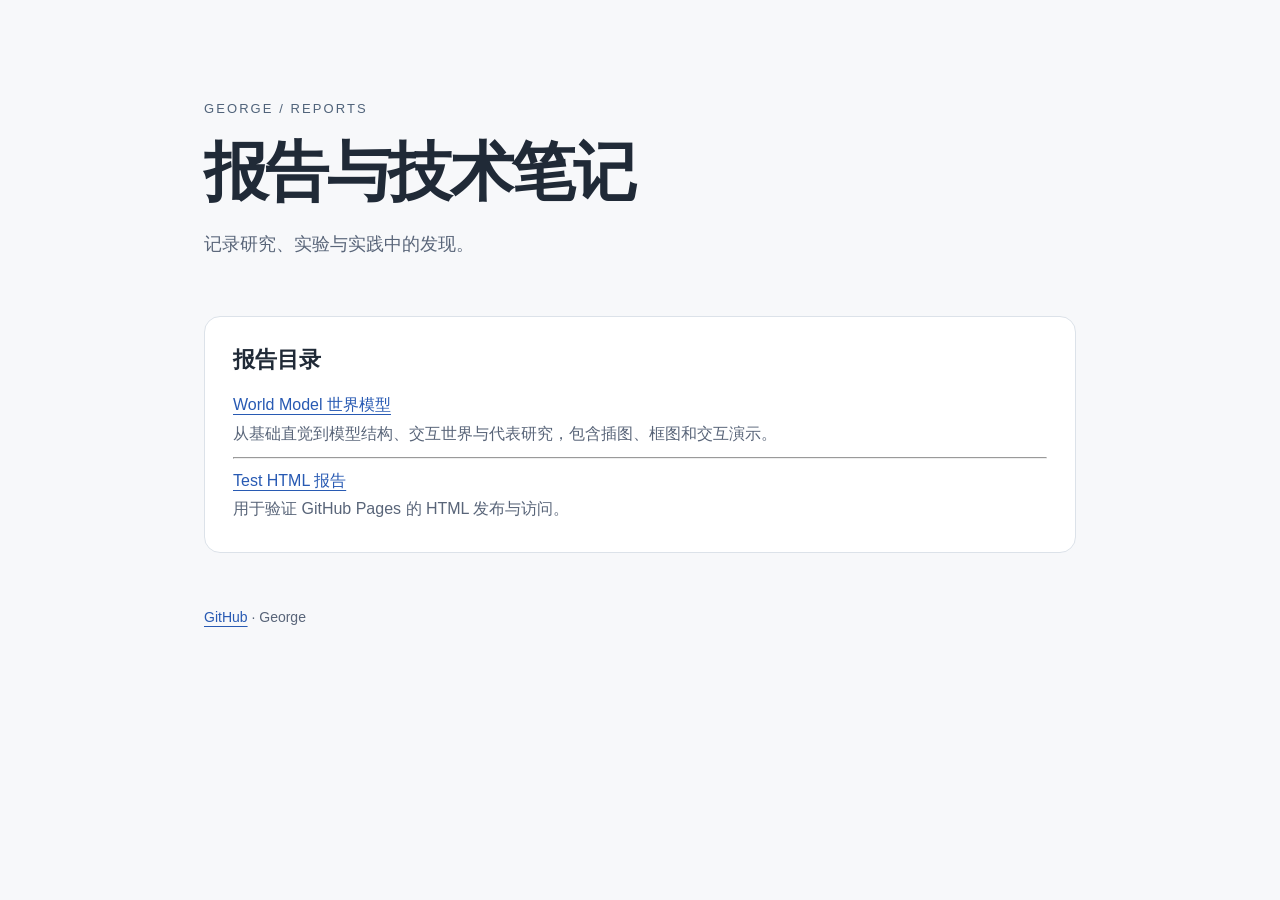
<file: index.html>
<!doctype html>
<html lang="zh-CN">
<head>
  <meta charset="utf-8">
  <meta name="viewport" content="width=device-width, initial-scale=1">
  <meta name="description" content="George 的报告与技术笔记。">
  <title>George · Reports</title>
  <style>
    :root { color-scheme: light dark; font-family: -apple-system, BlinkMacSystemFont, "Segoe UI", "PingFang SC", sans-serif; color: #202a37; background: #f7f8fa; }
    * { box-sizing: border-box; }
    body { margin: 0; }
    main { max-width: 920px; margin: 0 auto; padding: 88px 24px 48px; }
    .eyebrow { color: #50637a; font-size: 13px; letter-spacing: .16em; }
    h1 { margin: 20px 0 16px; font-size: clamp(36px, 7vw, 64px); letter-spacing: -.04em; line-height: 1.15; }
    .intro { max-width: 600px; color: #596579; font-size: 18px; line-height: 1.8; }
    section { margin-top: 56px; padding: 28px; border: 1px solid #dce2e9; border-radius: 16px; background: #fff; }
    h2 { margin: 0 0 16px; font-size: 22px; }
    section p { margin: 0; color: #596579; line-height: 1.8; }
    footer { margin-top: 56px; color: #596579; font-size: 14px; }
    a { color: #285ab3; text-underline-offset: 4px; }
    a:focus-visible { outline: 3px solid #285ab3; outline-offset: 5px; }
    @media (prefers-color-scheme: dark) {
      :root { color: #edf1f7; background: #111722; }
      section { background: #192230; border-color: #334155; }
      .eyebrow, .intro, section p, footer { color: #b3c0d2; }
      a { color: #99bcff; }
    }
    @media (max-width: 480px) { main { padding-top: 56px; } section { padding: 22px; } }
  </style>
</head>
<body>
  <main>
    <header>
      <p class="eyebrow">GEORGE / REPORTS</p>
      <h1>报告与技术笔记</h1>
      <p class="intro">记录研究、实验与实践中的发现。</p>
    </header>
    <section aria-labelledby="reports-title">
      <h2 id="reports-title">报告目录</h2>
      <p><a href="reports/world-model/">World Model 世界模型</a></p>
      <p>从基础直觉到模型结构、交互世界与代表研究，包含插图、框图和交互演示。</p>
      <hr>
      <p><a href="reports/test/">Test HTML 报告</a></p>
      <p>用于验证 GitHub Pages 的 HTML 发布与访问。</p>
    </section>
    <footer><a href="https://github.com/georgeliu95">GitHub</a> · George</footer>
  </main>
</body>
</html>
</file>
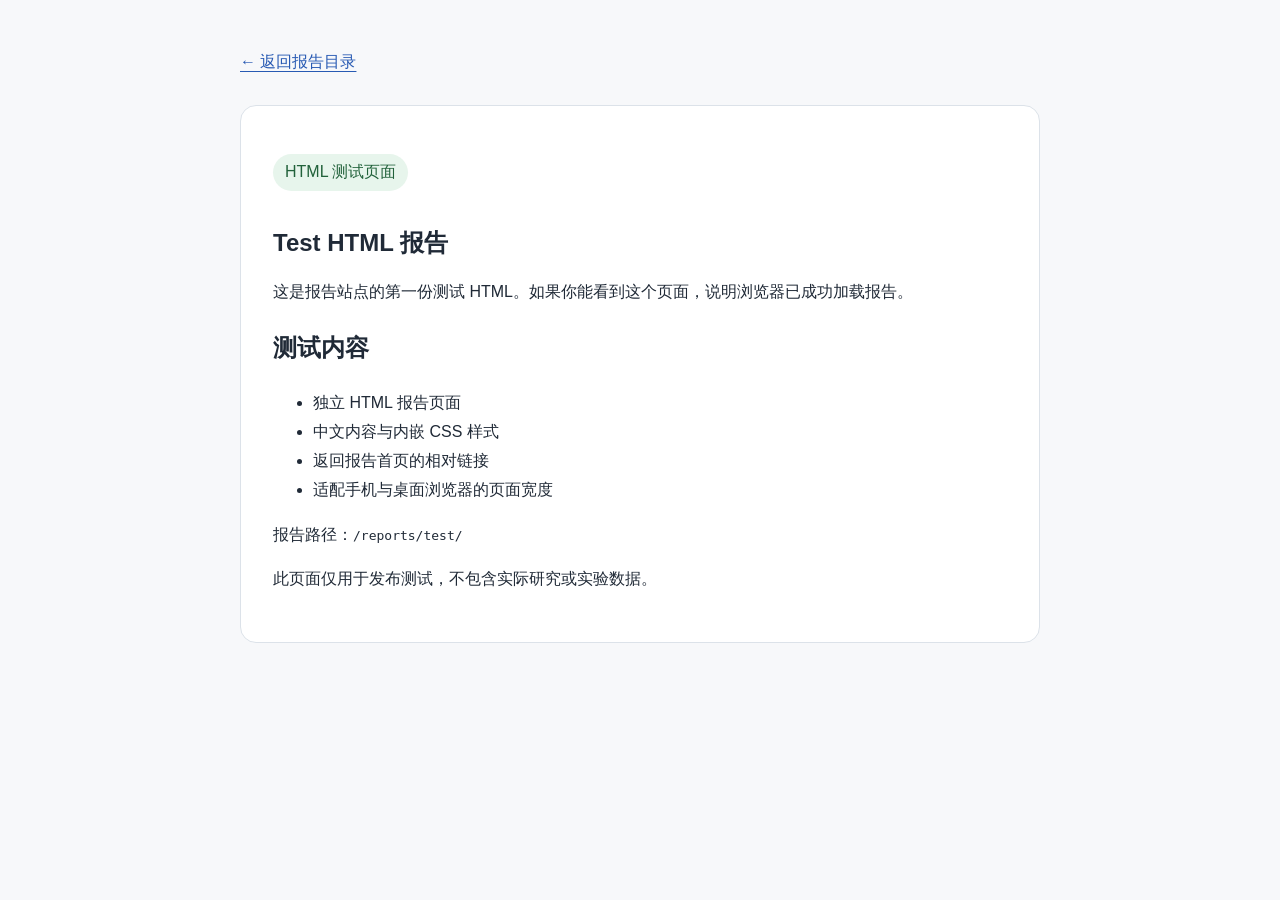
<file: reports/test/index.html>
<!doctype html>
<html lang="zh-CN">
<head>
  <meta charset="utf-8">
  <meta name="viewport" content="width=device-width, initial-scale=1">
  <title>Test HTML 报告 · George</title>
  <style>
    :root { font-family: -apple-system, BlinkMacSystemFont, "Segoe UI", "PingFang SC", sans-serif; color: #202a37; background: #f7f8fa; }
    body { max-width: 800px; margin: 0 auto; padding: 48px 24px; line-height: 1.8; }
    a { color: #285ab3; text-underline-offset: 4px; }
    article { margin-top: 28px; padding: 32px; background: #fff; border: 1px solid #dce2e9; border-radius: 16px; }
    h1 { line-height: 1.3; }
    .status { display: inline-block; padding: 4px 12px; border-radius: 20px; background: #e7f5ec; color: #22623b; }
    code { overflow-wrap: anywhere; }
  </style>
</head>
<body>
  <nav aria-label="导航"><a href="../../">← 返回报告目录</a></nav>
  <main>
    <article>
      <p class="status">HTML 测试页面</p>
      <h1>Test HTML 报告</h1>
      <p>这是报告站点的第一份测试 HTML。如果你能看到这个页面，说明浏览器已成功加载报告。</p>
      <h2>测试内容</h2>
      <ul>
        <li>独立 HTML 报告页面</li>
        <li>中文内容与内嵌 CSS 样式</li>
        <li>返回报告首页的相对链接</li>
        <li>适配手机与桌面浏览器的页面宽度</li>
      </ul>
      <p>报告路径：<code>/reports/test/</code></p>
      <p>此页面仅用于发布测试，不包含实际研究或实验数据。</p>
    </article>
  </main>
</body>
</html>
</file>
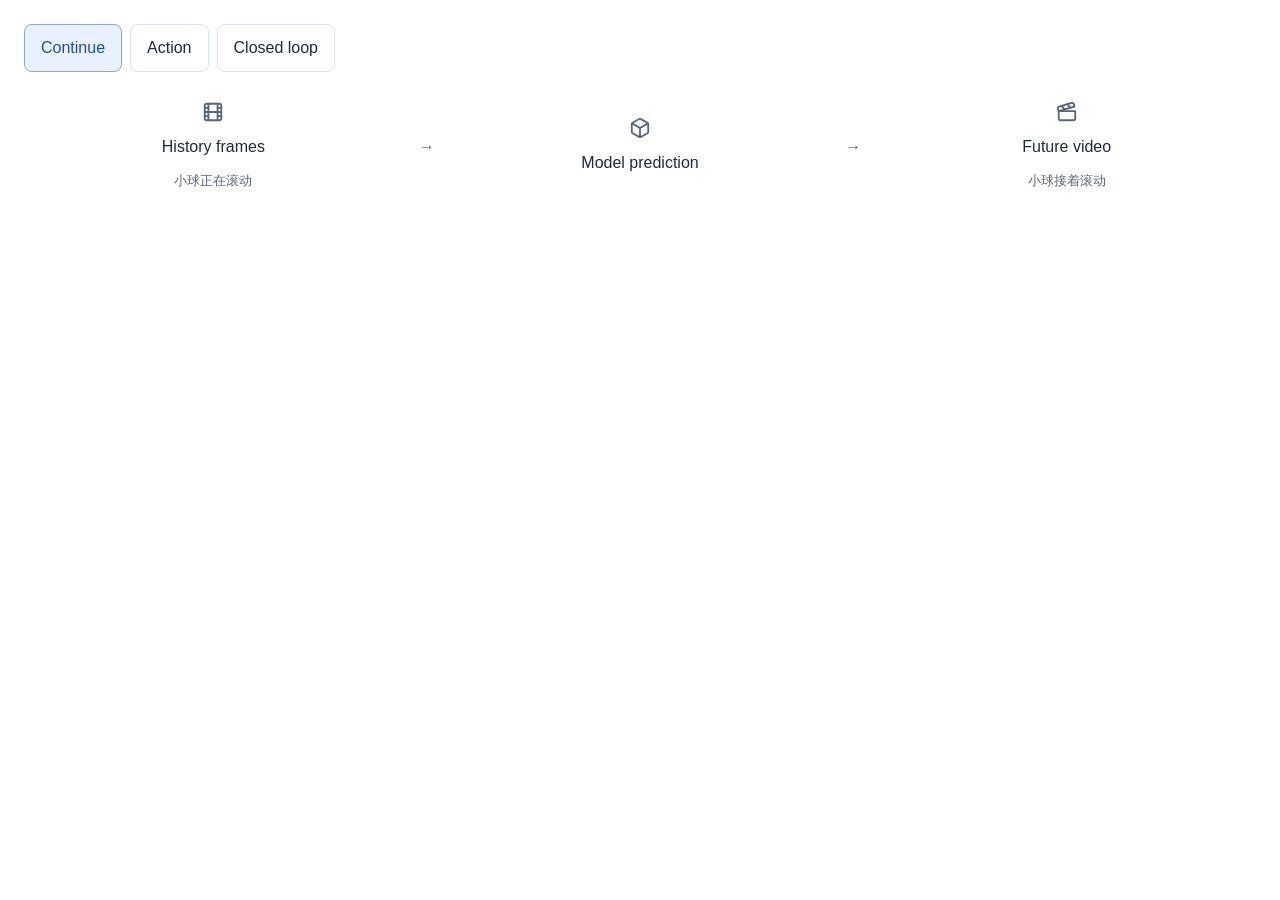
<file: reports/world-model/assets/demo-10.html>
<!DOCTYPE html><html lang="zh-CN"><head><meta charset="utf-8"><meta name="viewport" content="width=device-width,initial-scale=1"><link rel="stylesheet" href="../style.css"></head><body class="demo-body"><style>
  #world-model-modes { color: var(--foreground); }
  #world-model-modes .wm-flow { display: flex; align-items: center; gap: 16px; padding: 28px 0 20px; }
  #world-model-modes .wm-stage { display: flex; flex: 1 1 0; min-width: 0; flex-direction: column; align-items: center; gap: 8px; text-align: center; }
  #world-model-modes .wm-stage-name { font-weight: 500; }
  #world-model-modes .wm-stage-symbol { display: flex; align-items: center; justify-content: center; min-height: 24px; color: var(--muted-foreground); }
  #world-model-modes .wm-arrow { flex: 0 0 auto; color: var(--muted-foreground); }
  #world-model-modes .wm-note { display: block; color: var(--muted-foreground); }
  #world-model-modes .wm-return { display: flex; align-items: center; justify-content: center; gap: 8px; padding-bottom: 8px; color: var(--muted-foreground); }
  #world-model-modes .wm-input { display: flex; align-items: center; justify-content: center; flex-wrap: wrap; gap: 8px; }
  #world-model-modes .wm-loop-label { font-weight: 500; padding-top: 24px; }
  @media (max-width: 560px) {
    #world-model-modes .wm-flow { flex-direction: column; gap: 12px; padding: 20px 0 16px; }
    #world-model-modes .wm-stage { flex: 0 0 auto; width: 100%; gap: 6px; }
    #world-model-modes .wm-arrow { transform: rotate(90deg); }
  }
</style>
<div id="world-model-modes" role="group" aria-label="三种视频能力的流程对比">
  <div class="nav nav-pills" role="tablist" aria-label="视频能力">
    <button class="nav-link active" id="wm-tab-continuation" role="tab" aria-label="Video continuation" aria-controls="wm-panel-continuation" aria-selected="true" type="button">Continue</button>
    <button class="nav-link" id="wm-tab-action" role="tab" aria-label="Action conditioning" aria-controls="wm-panel-action" aria-selected="false" type="button">Action</button>
    <button class="nav-link" id="wm-tab-loop" role="tab" aria-label="Closed-loop interaction" aria-controls="wm-panel-loop" aria-selected="false" type="button">Closed loop</button>
  </div>
  <div id="wm-panel-continuation" role="tabpanel" aria-labelledby="wm-tab-continuation">
    <div class="wm-flow" role="img" aria-label="Video continuation：输入历史 frames，模型预测 future video。">
      <div class="wm-stage">
        <span class="wm-stage-symbol"><svg xmlns="http://www.w3.org/2000/svg" width="24" height="24" viewBox="0 0 24 24" fill="none" stroke="currentColor" stroke-width="2" stroke-linecap="round" stroke-linejoin="round" data-lucide="film" aria-hidden="true" class="lucide lucide-film"><rect width="18" height="18" x="3" y="3" rx="2"></rect><path d="M7 3v18"></path><path d="M3 7.5h4"></path><path d="M3 12h18"></path><path d="M3 16.5h4"></path><path d="M17 3v18"></path><path d="M17 7.5h4"></path><path d="M17 16.5h4"></path></svg></span>
        <span class="wm-stage-name">History frames</span>
        <span class="text-small wm-note">小球正在滚动</span>
      </div>
      <span class="wm-arrow" aria-hidden="true">→</span>
      <div class="wm-stage">
        <span class="wm-stage-symbol"><svg xmlns="http://www.w3.org/2000/svg" width="24" height="24" viewBox="0 0 24 24" fill="none" stroke="currentColor" stroke-width="2" stroke-linecap="round" stroke-linejoin="round" data-lucide="box" aria-hidden="true" class="lucide lucide-box"><path d="M21 8a2 2 0 0 0-1-1.73l-7-4a2 2 0 0 0-2 0l-7 4A2 2 0 0 0 3 8v8a2 2 0 0 0 1 1.73l7 4a2 2 0 0 0 2 0l7-4A2 2 0 0 0 21 16Z"></path><path d="m3.3 7 8.7 5 8.7-5"></path><path d="M12 22V12"></path></svg></span>
        <span class="wm-stage-name">Model prediction</span>
      </div>
      <span class="wm-arrow" aria-hidden="true">→</span>
      <div class="wm-stage">
        <span class="wm-stage-symbol"><svg xmlns="http://www.w3.org/2000/svg" width="24" height="24" viewBox="0 0 24 24" fill="none" stroke="currentColor" stroke-width="2" stroke-linecap="round" stroke-linejoin="round" data-lucide="clapperboard" aria-hidden="true" class="lucide lucide-clapperboard"><path d="M20.2 6 3 11l-.9-2.4c-.3-1.1.3-2.2 1.3-2.5l13.5-4c1.1-.3 2.2.3 2.5 1.3Z"></path><path d="m6.2 5.3 3.1 3.9"></path><path d="m12.4 3.4 3.1 4"></path><path d="M3 11h18v8a2 2 0 0 1-2 2H5a2 2 0 0 1-2-2Z"></path></svg></span>
        <span class="wm-stage-name">Future video</span>
        <span class="text-small wm-note">小球接着滚动</span>
      </div>
    </div>
  </div>
  <div id="wm-panel-action" role="tabpanel" aria-labelledby="wm-tab-action" hidden="">
    <div class="wm-flow" role="img" aria-label="Action-conditioned prediction：输入历史 frames 与放置挡板的 action，模型预测小球碰到挡板后的 future video。">
      <div class="wm-stage">
        <span class="wm-stage-symbol"><svg xmlns="http://www.w3.org/2000/svg" width="24" height="24" viewBox="0 0 24 24" fill="none" stroke="currentColor" stroke-width="2" stroke-linecap="round" stroke-linejoin="round" data-lucide="film" aria-hidden="true" class="lucide lucide-film"><rect width="18" height="18" x="3" y="3" rx="2"></rect><path d="M7 3v18"></path><path d="M3 7.5h4"></path><path d="M3 12h18"></path><path d="M3 16.5h4"></path><path d="M17 3v18"></path><path d="M17 7.5h4"></path><path d="M17 16.5h4"></path></svg></span>
        <span class="wm-input"><span class="wm-stage-name">History frames</span><span aria-hidden="true">＋</span><span class="wm-stage-name">Action</span></span>
        <span class="text-small wm-note">放置挡板</span>
      </div>
      <span class="wm-arrow" aria-hidden="true">→</span>
      <div class="wm-stage">
        <span class="wm-stage-symbol"><svg xmlns="http://www.w3.org/2000/svg" width="24" height="24" viewBox="0 0 24 24" fill="none" stroke="currentColor" stroke-width="2" stroke-linecap="round" stroke-linejoin="round" data-lucide="box" aria-hidden="true" class="lucide lucide-box"><path d="M21 8a2 2 0 0 0-1-1.73l-7-4a2 2 0 0 0-2 0l-7 4A2 2 0 0 0 3 8v8a2 2 0 0 0 1 1.73l7 4a2 2 0 0 0 2 0l7-4A2 2 0 0 0 21 16Z"></path><path d="m3.3 7 8.7 5 8.7-5"></path><path d="M12 22V12"></path></svg></span>
        <span class="wm-stage-name">Model prediction</span>
      </div>
      <span class="wm-arrow" aria-hidden="true">→</span>
      <div class="wm-stage">
        <span class="wm-stage-symbol"><svg xmlns="http://www.w3.org/2000/svg" width="24" height="24" viewBox="0 0 24 24" fill="none" stroke="currentColor" stroke-width="2" stroke-linecap="round" stroke-linejoin="round" data-lucide="clapperboard" aria-hidden="true" class="lucide lucide-clapperboard"><path d="M20.2 6 3 11l-.9-2.4c-.3-1.1.3-2.2 1.3-2.5l13.5-4c1.1-.3 2.2.3 2.5 1.3Z"></path><path d="m6.2 5.3 3.1 3.9"></path><path d="m12.4 3.4 3.1 4"></path><path d="M3 11h18v8a2 2 0 0 1-2 2H5a2 2 0 0 1-2-2Z"></path></svg></span>
        <span class="wm-stage-name">Future video</span>
        <span class="text-small wm-note">小球碰挡板后转向</span>
      </div>
    </div>
  </div>
  <div id="wm-panel-loop" role="tabpanel" aria-labelledby="wm-tab-loop" hidden="">
    <div class="wm-loop-label">Virtual generated world</div>
    <div class="wm-flow" role="img" aria-label="虚拟生成世界：已有 history 与人或 policy 的 action 输入 world model，模型生成下一 observation，将它加入 history 后继续。">
      <div class="wm-stage">
        <span class="wm-stage-symbol"><svg xmlns="http://www.w3.org/2000/svg" width="24" height="24" viewBox="0 0 24 24" fill="none" stroke="currentColor" stroke-width="2" stroke-linecap="round" stroke-linejoin="round" data-lucide="film" aria-hidden="true" class="lucide lucide-film"><rect width="18" height="18" x="3" y="3" rx="2"></rect><path d="M7 3v18"></path><path d="M3 7.5h4"></path><path d="M3 12h18"></path><path d="M3 16.5h4"></path><path d="M17 3v18"></path><path d="M17 7.5h4"></path><path d="M17 16.5h4"></path></svg></span>
        <span class="wm-stage-name">History + action</span>
        <span class="text-small wm-note">人 / policy 提供操作</span>
      </div>
      <span class="wm-arrow" aria-hidden="true">→</span>
      <div class="wm-stage">
        <span class="wm-stage-symbol"><svg xmlns="http://www.w3.org/2000/svg" width="24" height="24" viewBox="0 0 24 24" fill="none" stroke="currentColor" stroke-width="2" stroke-linecap="round" stroke-linejoin="round" data-lucide="box" aria-hidden="true" class="lucide lucide-box"><path d="M21 8a2 2 0 0 0-1-1.73l-7-4a2 2 0 0 0-2 0l-7 4A2 2 0 0 0 3 8v8a2 2 0 0 0 1 1.73l7 4a2 2 0 0 0 2 0l7-4A2 2 0 0 0 21 16Z"></path><path d="m3.3 7 8.7 5 8.7-5"></path><path d="M12 22V12"></path></svg></span>
        <span class="wm-stage-name">World model</span>
        <span class="text-small wm-note">生成下一段画面</span>
      </div>
      <span class="wm-arrow" aria-hidden="true">→</span>
      <div class="wm-stage">
        <span class="wm-stage-symbol"><svg xmlns="http://www.w3.org/2000/svg" width="24" height="24" viewBox="0 0 24 24" fill="none" stroke="currentColor" stroke-width="2" stroke-linecap="round" stroke-linejoin="round" data-lucide="clapperboard" aria-hidden="true" class="lucide lucide-clapperboard"><path d="M20.2 6 3 11l-.9-2.4c-.3-1.1.3-2.2 1.3-2.5l13.5-4c1.1-.3 2.2.3 2.5 1.3Z"></path><path d="m6.2 5.3 3.1 3.9"></path><path d="m12.4 3.4 3.1 4"></path><path d="M3 11h18v8a2 2 0 0 1-2 2H5a2 2 0 0 1-2-2Z"></path></svg></span>
        <span class="wm-stage-name">Generated observation</span>
        <span class="text-small wm-note">来源：模型输出</span>
      </div>
    </div>
    <div class="wm-return text-small"><svg xmlns="http://www.w3.org/2000/svg" width="24" height="24" viewBox="0 0 24 24" fill="none" stroke="currentColor" stroke-width="2" stroke-linecap="round" stroke-linejoin="round" data-lucide="corner-up-left" aria-hidden="true" class="lucide lucide-corner-up-left"><polyline points="9 14 4 9 9 4"></polyline><path d="M20 20v-7a4 4 0 0 0-4-4H4"></path></svg><span>生成画面加入 history，接收下一次 action</span></div>
    <hr>
    <div class="wm-loop-label">Physical environment</div>
    <div class="wm-flow" role="img" aria-label="真实环境：传感器观测用于 model-based planning，选出的 action 由真实执行器作用于外界，传感器重新测量，反馈新的 observation。">
      <div class="wm-stage">
        <span class="wm-stage-symbol"><svg xmlns="http://www.w3.org/2000/svg" width="24" height="24" viewBox="0 0 24 24" fill="none" stroke="currentColor" stroke-width="2" stroke-linecap="round" stroke-linejoin="round" data-lucide="camera" aria-hidden="true" class="lucide lucide-camera"><path d="M14.5 4h-5L7 7H4a2 2 0 0 0-2 2v9a2 2 0 0 0 2 2h16a2 2 0 0 0 2-2V9a2 2 0 0 0-2-2h-3l-2.5-3z"></path><circle cx="12" cy="13" r="3"></circle></svg></span>
        <span class="wm-stage-name">Sensor observation</span>
        <span class="text-small wm-note">相机等传感器测量</span>
      </div>
      <span class="wm-arrow" aria-hidden="true">→</span>
      <div class="wm-stage">
        <span class="wm-stage-symbol"><svg xmlns="http://www.w3.org/2000/svg" width="24" height="24" viewBox="0 0 24 24" fill="none" stroke="currentColor" stroke-width="2" stroke-linecap="round" stroke-linejoin="round" data-lucide="route" aria-hidden="true" class="lucide lucide-route"><circle cx="6" cy="19" r="3"></circle><path d="M9 19h8.5a3.5 3.5 0 0 0 0-7h-11a3.5 3.5 0 0 1 0-7H15"></path><circle cx="18" cy="5" r="3"></circle></svg></span>
        <span class="wm-stage-name">Plan with model</span>
        <span class="text-small wm-note">比较候选 action 的预测</span>
      </div>
      <span class="wm-arrow" aria-hidden="true">→</span>
      <div class="wm-stage">
        <span class="wm-stage-symbol"><svg xmlns="http://www.w3.org/2000/svg" width="24" height="24" viewBox="0 0 24 24" fill="none" stroke="currentColor" stroke-width="2" stroke-linecap="round" stroke-linejoin="round" data-lucide="hand" aria-hidden="true" class="lucide lucide-hand"><path d="M18 11V6a2 2 0 0 0-2-2a2 2 0 0 0-2 2"></path><path d="M14 10V4a2 2 0 0 0-2-2a2 2 0 0 0-2 2v2"></path><path d="M10 10.5V6a2 2 0 0 0-2-2a2 2 0 0 0-2 2v8"></path><path d="M18 8a2 2 0 1 1 4 0v6a8 8 0 0 1-8 8h-2c-2.8 0-4.5-.86-5.99-2.34l-3.6-3.6a2 2 0 0 1 2.83-2.82L7 15"></path></svg></span>
        <span class="wm-stage-name">Execute action</span>
        <span class="text-small wm-note">真实执行器</span>
      </div>
      <span class="wm-arrow" aria-hidden="true">→</span>
      <div class="wm-stage">
        <span class="wm-stage-symbol"><svg xmlns="http://www.w3.org/2000/svg" width="24" height="24" viewBox="0 0 24 24" fill="none" stroke="currentColor" stroke-width="2" stroke-linecap="round" stroke-linejoin="round" data-lucide="globe" aria-hidden="true" class="lucide lucide-globe"><circle cx="12" cy="12" r="10"></circle><path d="M12 2a14.5 14.5 0 0 0 0 20 14.5 14.5 0 0 0 0-20"></path><path d="M2 12h20"></path></svg></span>
        <span class="wm-stage-name">Physical environment</span>
        <span class="text-small wm-note">外界实际发生变化</span>
      </div>
    </div>
    <div class="wm-return text-small"><svg xmlns="http://www.w3.org/2000/svg" width="24" height="24" viewBox="0 0 24 24" fill="none" stroke="currentColor" stroke-width="2" stroke-linecap="round" stroke-linejoin="round" data-lucide="corner-up-left" aria-hidden="true" class="lucide lucide-corner-up-left"><polyline points="9 14 4 9 9 4"></polyline><path d="M20 20v-7a4 4 0 0 0-4-4H4"></path></svg><span>传感器再次测量外界，得到 new observation</span></div>
  </div>
</div>

<script src="../demo-runtime.js"></script></body></html>
</file>
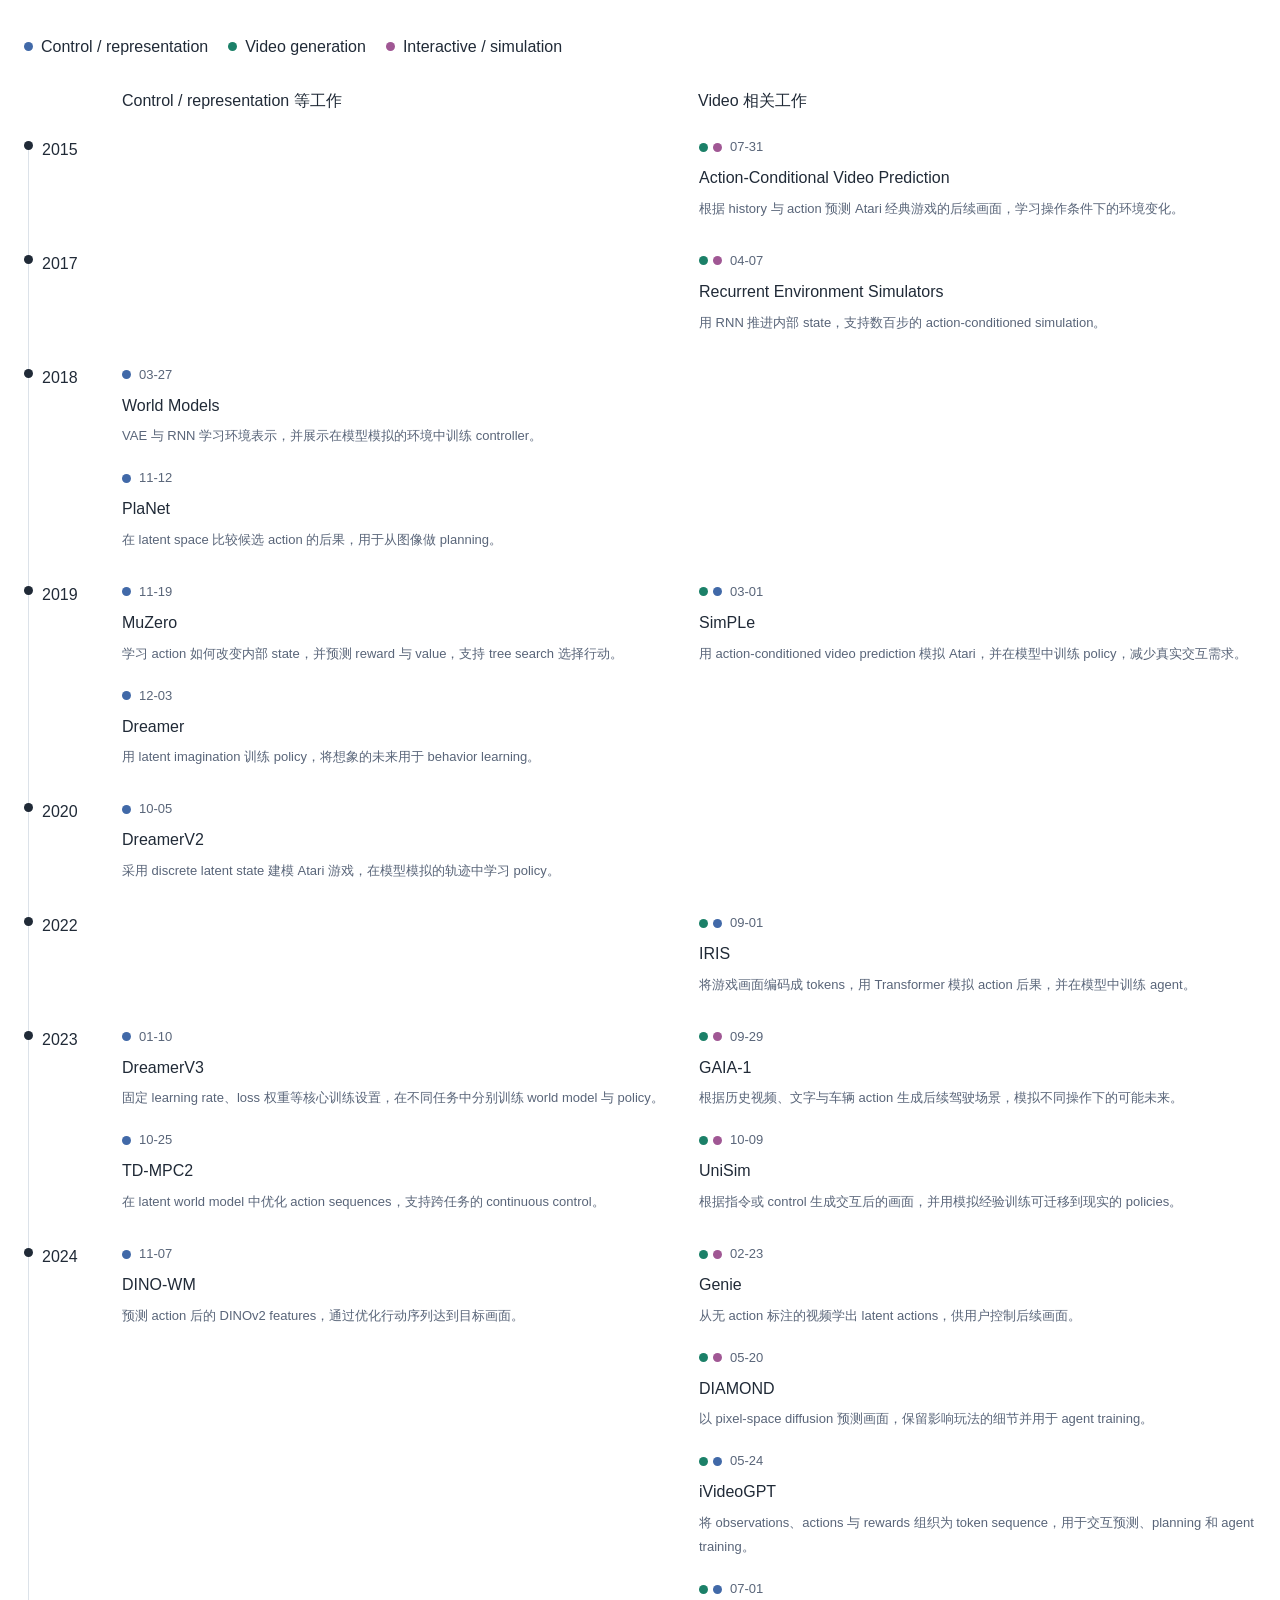
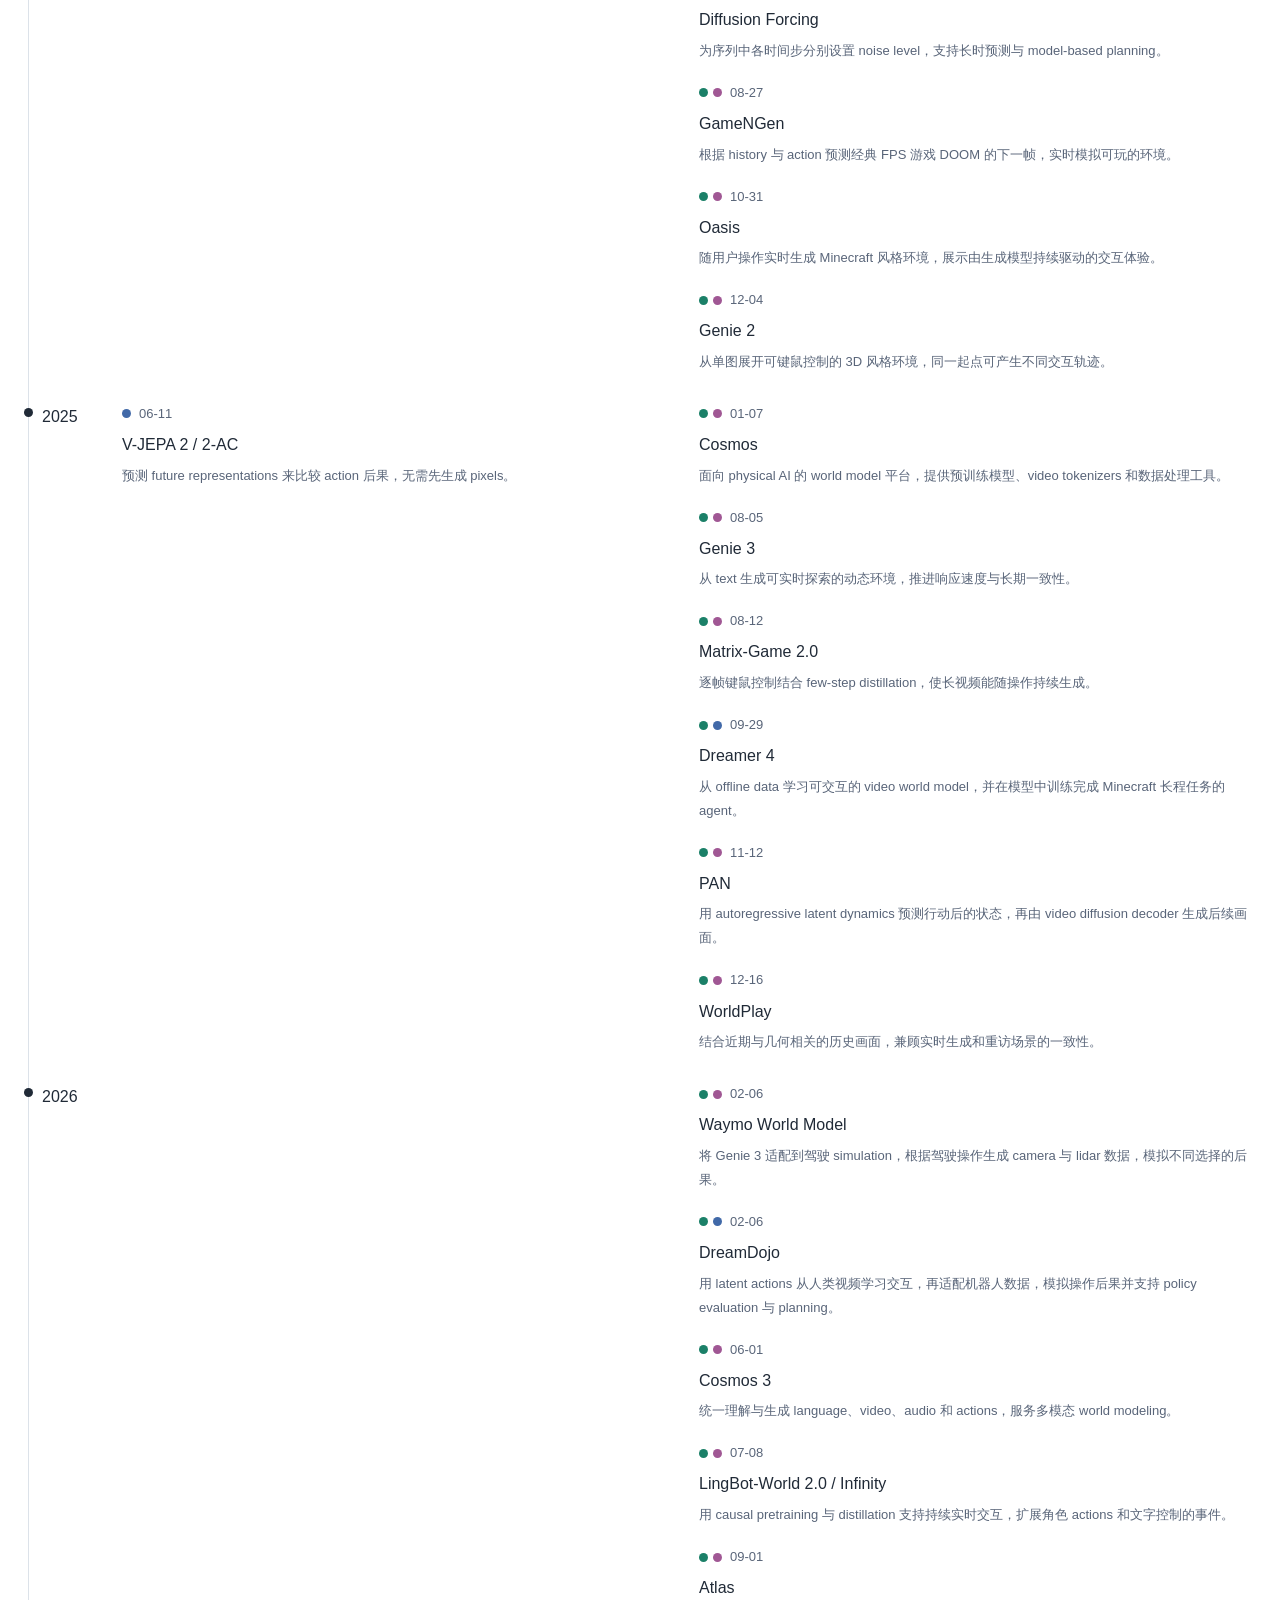
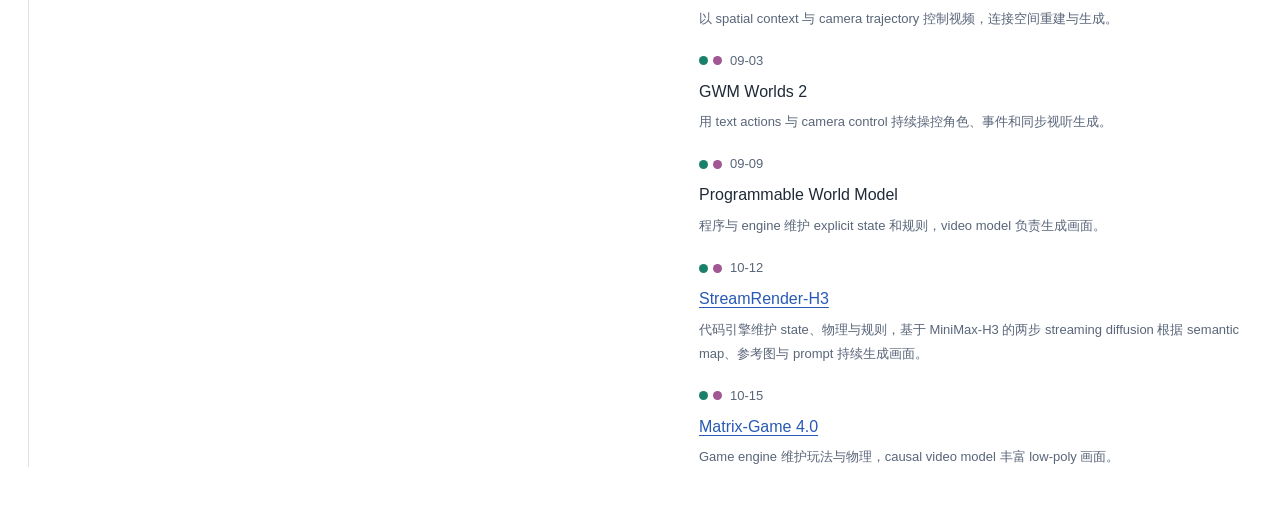
<file: reports/world-model/assets/demo-11.html>
<!DOCTYPE html><html lang="zh-CN"><head><meta charset="utf-8"><meta name="viewport" content="width=device-width,initial-scale=1"><link rel="stylesheet" href="../style.css"></head><body class="demo-body"><style>
  #wm-timeline-v12 { color:var(--foreground); }
  #wm-timeline-v12 .wm-legend { display:flex; flex-wrap:wrap; gap:10px 20px; padding:8px 0 24px; }
  #wm-timeline-v12 .wm-key { display:flex; gap:8px; align-items:center; }
  #wm-timeline-v12 .wm-dot { display:inline-block; flex:0 0 auto; width:9px; height:9px; border-radius:50%; background:var(--viz-series-1); }
  #wm-timeline-v12 .wm-dot[data-category="video"] { background:var(--viz-series-2); }
  #wm-timeline-v12 .wm-dot[data-category="world"] { background:var(--viz-series-3); }
  #wm-timeline-v12 .wm-era { display:grid; grid-template-columns:80px minmax(0,1fr); gap:18px; position:relative; padding:0 0 28px; }
  #wm-timeline-v12 .wm-era::before { content:""; position:absolute; left:4px; top:9px; bottom:-9px; width:1px; background:var(--border); }
  #wm-timeline-v12 .wm-era:last-child::before { bottom:30px; }
  #wm-timeline-v12 .wm-year { padding-left:18px; font-weight:500; position:relative; }
  #wm-timeline-v12 .wm-year::before { content:""; position:absolute; left:0; top:6px; width:9px; height:9px; border-radius:50%; background:var(--foreground); }
  #wm-timeline-v12 .wm-events { display:grid; grid-template-columns:repeat(2,minmax(0,1fr)); gap:20px; min-width:0; }
  #wm-timeline-v12 .wm-lane { min-width:0; display:flex; flex-direction:column; gap:18px; }
  #wm-timeline-v12 .wm-lane-heading { font-weight:500; }
  #wm-timeline-v12 .wm-lane-mobile-label { display:none; }
  #wm-timeline-v12 .wm-columns { display:grid; grid-template-columns:80px minmax(0,1fr) minmax(0,1fr); gap:18px; margin-bottom:20px; }
  #wm-timeline-v12 .wm-event { min-width:0; overflow-wrap:anywhere; }
  #wm-timeline-v12 .wm-date { display:flex; align-items:center; flex-wrap:wrap; gap:8px; color:var(--muted-foreground); margin-bottom:4px; }
  #wm-timeline-v12 .wm-dots { display:inline-flex; align-items:center; gap:5px; }
  #wm-timeline-v12 .wm-name { display:block; font-weight:500; }
  #wm-timeline-v12 .wm-detail { display:block; color:var(--muted-foreground); margin-top:4px; }
  @media(max-width:560px) {
    #wm-timeline-v12 .wm-era { grid-template-columns:67px minmax(0,1fr); gap:12px; }
    #wm-timeline-v12 .wm-events { grid-template-columns:1fr; gap:20px; }
    #wm-timeline-v12 .wm-columns { display:none; }
    #wm-timeline-v12 .wm-lane-mobile-label { display:block; font-weight:500; }
    #wm-timeline-v12 .wm-lane-empty { display:none; }
  }
</style>
<div id="wm-timeline-v12" role="group" aria-label="2015 至 2026 年 37 个 world model 代表工作的时间线。左列为 Control 与 representation 等工作，右列为 Video 相关工作。颜色小点标记研究方向，交叉工作显示两个小点。">
  <div class="wm-legend">
    <span class="wm-key"><span class="wm-dot" data-category="control" aria-hidden="true"></span>Control / representation</span>
    <span class="wm-key"><span class="wm-dot" data-category="video" aria-hidden="true"></span>Video generation</span>
    <span class="wm-key"><span class="wm-dot" data-category="world" aria-hidden="true"></span>Interactive / simulation</span>
  </div>
  <div class="wm-columns" aria-hidden="true"><span></span><span class="wm-lane-heading">Control / representation 等工作</span><span class="wm-lane-heading">Video 相关工作</span></div>
  <div class="wm-eras"><div class="wm-era"><div class="wm-year">2015</div><div class="wm-events"><div class="wm-lane wm-left wm-lane-empty"><span class="wm-lane-mobile-label">Control / representation 等工作</span></div><div class="wm-lane wm-right"><span class="wm-lane-mobile-label">Video 相关工作</span><article class="wm-event" data-date="2015-07-31" data-categories="video world" aria-label="Action-Conditional Video Prediction：Video generation；Interactive / simulation"><span class="wm-date text-small"><span class="wm-dots" aria-hidden="true"><span class="wm-dot" data-category="video"></span><span class="wm-dot" data-category="world"></span></span><time datetime="2015-07-31">07-31</time></span><span class="wm-name">Action-Conditional Video Prediction</span><span class="wm-detail text-small">根据 history 与 action 预测 Atari 经典游戏的后续画面，学习操作条件下的环境变化。</span></article></div></div></div><div class="wm-era"><div class="wm-year">2017</div><div class="wm-events"><div class="wm-lane wm-left wm-lane-empty"><span class="wm-lane-mobile-label">Control / representation 等工作</span></div><div class="wm-lane wm-right"><span class="wm-lane-mobile-label">Video 相关工作</span><article class="wm-event" data-date="2017-04-07" data-categories="video world" aria-label="Recurrent Environment Simulators：Video generation；Interactive / simulation"><span class="wm-date text-small"><span class="wm-dots" aria-hidden="true"><span class="wm-dot" data-category="video"></span><span class="wm-dot" data-category="world"></span></span><time datetime="2017-04-07">04-07</time></span><span class="wm-name">Recurrent Environment Simulators</span><span class="wm-detail text-small">用 RNN 推进内部 state，支持数百步的 action-conditioned simulation。</span></article></div></div></div><div class="wm-era"><div class="wm-year">2018</div><div class="wm-events"><div class="wm-lane wm-left"><span class="wm-lane-mobile-label">Control / representation 等工作</span><article class="wm-event" data-date="2018-03-27" data-categories="control" aria-label="World Models：Control / representation"><span class="wm-date text-small"><span class="wm-dots" aria-hidden="true"><span class="wm-dot" data-category="control"></span></span><time datetime="2018-03-27">03-27</time></span><span class="wm-name">World Models</span><span class="wm-detail text-small">VAE 与 RNN 学习环境表示，并展示在模型模拟的环境中训练 controller。</span></article><article class="wm-event" data-date="2018-11-12" data-categories="control" aria-label="PlaNet：Control / representation"><span class="wm-date text-small"><span class="wm-dots" aria-hidden="true"><span class="wm-dot" data-category="control"></span></span><time datetime="2018-11-12">11-12</time></span><span class="wm-name">PlaNet</span><span class="wm-detail text-small">在 latent space 比较候选 action 的后果，用于从图像做 planning。</span></article></div><div class="wm-lane wm-right wm-lane-empty"><span class="wm-lane-mobile-label">Video 相关工作</span></div></div></div><div class="wm-era"><div class="wm-year">2019</div><div class="wm-events"><div class="wm-lane wm-left"><span class="wm-lane-mobile-label">Control / representation 等工作</span><article class="wm-event" data-date="2019-11-19" data-categories="control" aria-label="MuZero：Control / representation"><span class="wm-date text-small"><span class="wm-dots" aria-hidden="true"><span class="wm-dot" data-category="control"></span></span><time datetime="2019-11-19">11-19</time></span><span class="wm-name">MuZero</span><span class="wm-detail text-small">学习 action 如何改变内部 state，并预测 reward 与 value，支持 tree search 选择行动。</span></article><article class="wm-event" data-date="2019-12-03" data-categories="control" aria-label="Dreamer：Control / representation"><span class="wm-date text-small"><span class="wm-dots" aria-hidden="true"><span class="wm-dot" data-category="control"></span></span><time datetime="2019-12-03">12-03</time></span><span class="wm-name">Dreamer</span><span class="wm-detail text-small">用 latent imagination 训练 policy，将想象的未来用于 behavior learning。</span></article></div><div class="wm-lane wm-right"><span class="wm-lane-mobile-label">Video 相关工作</span><article class="wm-event" data-date="2019-03-01" data-categories="video control" aria-label="SimPLe：Video generation；Control / representation"><span class="wm-date text-small"><span class="wm-dots" aria-hidden="true"><span class="wm-dot" data-category="video"></span><span class="wm-dot" data-category="control"></span></span><time datetime="2019-03-01">03-01</time></span><span class="wm-name">SimPLe</span><span class="wm-detail text-small">用 action-conditioned video prediction 模拟 Atari，并在模型中训练 policy，减少真实交互需求。</span></article></div></div></div><div class="wm-era"><div class="wm-year">2020</div><div class="wm-events"><div class="wm-lane wm-left"><span class="wm-lane-mobile-label">Control / representation 等工作</span><article class="wm-event" data-date="2020-10-05" data-categories="control" aria-label="DreamerV2：Control / representation"><span class="wm-date text-small"><span class="wm-dots" aria-hidden="true"><span class="wm-dot" data-category="control"></span></span><time datetime="2020-10-05">10-05</time></span><span class="wm-name">DreamerV2</span><span class="wm-detail text-small">采用 discrete latent state 建模 Atari 游戏，在模型模拟的轨迹中学习 policy。</span></article></div><div class="wm-lane wm-right wm-lane-empty"><span class="wm-lane-mobile-label">Video 相关工作</span></div></div></div><div class="wm-era"><div class="wm-year">2022</div><div class="wm-events"><div class="wm-lane wm-left wm-lane-empty"><span class="wm-lane-mobile-label">Control / representation 等工作</span></div><div class="wm-lane wm-right"><span class="wm-lane-mobile-label">Video 相关工作</span><article class="wm-event" data-date="2022-09-01" data-categories="video control" aria-label="IRIS：Video generation；Control / representation"><span class="wm-date text-small"><span class="wm-dots" aria-hidden="true"><span class="wm-dot" data-category="video"></span><span class="wm-dot" data-category="control"></span></span><time datetime="2022-09-01">09-01</time></span><span class="wm-name">IRIS</span><span class="wm-detail text-small">将游戏画面编码成 tokens，用 Transformer 模拟 action 后果，并在模型中训练 agent。</span></article></div></div></div><div class="wm-era"><div class="wm-year">2023</div><div class="wm-events"><div class="wm-lane wm-left"><span class="wm-lane-mobile-label">Control / representation 等工作</span><article class="wm-event" data-date="2023-01-10" data-categories="control" aria-label="DreamerV3：Control / representation"><span class="wm-date text-small"><span class="wm-dots" aria-hidden="true"><span class="wm-dot" data-category="control"></span></span><time datetime="2023-01-10">01-10</time></span><span class="wm-name">DreamerV3</span><span class="wm-detail text-small">固定 learning rate、loss 权重等核心训练设置，在不同任务中分别训练 world model 与 policy。</span></article><article class="wm-event" data-date="2023-10-25" data-categories="control" aria-label="TD-MPC2：Control / representation"><span class="wm-date text-small"><span class="wm-dots" aria-hidden="true"><span class="wm-dot" data-category="control"></span></span><time datetime="2023-10-25">10-25</time></span><span class="wm-name">TD-MPC2</span><span class="wm-detail text-small">在 latent world model 中优化 action sequences，支持跨任务的 continuous control。</span></article></div><div class="wm-lane wm-right"><span class="wm-lane-mobile-label">Video 相关工作</span><article class="wm-event" data-date="2023-09-29" data-categories="video world" aria-label="GAIA-1：Video generation；Interactive / simulation"><span class="wm-date text-small"><span class="wm-dots" aria-hidden="true"><span class="wm-dot" data-category="video"></span><span class="wm-dot" data-category="world"></span></span><time datetime="2023-09-29">09-29</time></span><span class="wm-name">GAIA-1</span><span class="wm-detail text-small">根据历史视频、文字与车辆 action 生成后续驾驶场景，模拟不同操作下的可能未来。</span></article><article class="wm-event" data-date="2023-10-09" data-categories="video world" aria-label="UniSim：Video generation；Interactive / simulation"><span class="wm-date text-small"><span class="wm-dots" aria-hidden="true"><span class="wm-dot" data-category="video"></span><span class="wm-dot" data-category="world"></span></span><time datetime="2023-10-09">10-09</time></span><span class="wm-name">UniSim</span><span class="wm-detail text-small">根据指令或 control 生成交互后的画面，并用模拟经验训练可迁移到现实的 policies。</span></article></div></div></div><div class="wm-era"><div class="wm-year">2024</div><div class="wm-events"><div class="wm-lane wm-left"><span class="wm-lane-mobile-label">Control / representation 等工作</span><article class="wm-event" data-date="2024-11-07" data-categories="control" aria-label="DINO-WM：Control / representation"><span class="wm-date text-small"><span class="wm-dots" aria-hidden="true"><span class="wm-dot" data-category="control"></span></span><time datetime="2024-11-07">11-07</time></span><span class="wm-name">DINO-WM</span><span class="wm-detail text-small">预测 action 后的 DINOv2 features，通过优化行动序列达到目标画面。</span></article></div><div class="wm-lane wm-right"><span class="wm-lane-mobile-label">Video 相关工作</span><article class="wm-event" data-date="2024-02-23" data-categories="video world" aria-label="Genie：Video generation；Interactive / simulation"><span class="wm-date text-small"><span class="wm-dots" aria-hidden="true"><span class="wm-dot" data-category="video"></span><span class="wm-dot" data-category="world"></span></span><time datetime="2024-02-23">02-23</time></span><span class="wm-name">Genie</span><span class="wm-detail text-small">从无 action 标注的视频学出 latent actions，供用户控制后续画面。</span></article><article class="wm-event" data-date="2024-05-20" data-categories="video world" aria-label="DIAMOND：Video generation；Interactive / simulation"><span class="wm-date text-small"><span class="wm-dots" aria-hidden="true"><span class="wm-dot" data-category="video"></span><span class="wm-dot" data-category="world"></span></span><time datetime="2024-05-20">05-20</time></span><span class="wm-name">DIAMOND</span><span class="wm-detail text-small">以 pixel-space diffusion 预测画面，保留影响玩法的细节并用于 agent training。</span></article><article class="wm-event" data-date="2024-05-24" data-categories="video control" aria-label="iVideoGPT：Video generation；Control / representation"><span class="wm-date text-small"><span class="wm-dots" aria-hidden="true"><span class="wm-dot" data-category="video"></span><span class="wm-dot" data-category="control"></span></span><time datetime="2024-05-24">05-24</time></span><span class="wm-name">iVideoGPT</span><span class="wm-detail text-small">将 observations、actions 与 rewards 组织为 token sequence，用于交互预测、planning 和 agent training。</span></article><article class="wm-event" data-date="2024-07-01" data-categories="video control" aria-label="Diffusion Forcing：Video generation；Control / representation"><span class="wm-date text-small"><span class="wm-dots" aria-hidden="true"><span class="wm-dot" data-category="video"></span><span class="wm-dot" data-category="control"></span></span><time datetime="2024-07-01">07-01</time></span><span class="wm-name">Diffusion Forcing</span><span class="wm-detail text-small">为序列中各时间步分别设置 noise level，支持长时预测与 model-based planning。</span></article><article class="wm-event" data-date="2024-08-27" data-categories="video world" aria-label="GameNGen：Video generation；Interactive / simulation"><span class="wm-date text-small"><span class="wm-dots" aria-hidden="true"><span class="wm-dot" data-category="video"></span><span class="wm-dot" data-category="world"></span></span><time datetime="2024-08-27">08-27</time></span><span class="wm-name">GameNGen</span><span class="wm-detail text-small">根据 history 与 action 预测经典 FPS 游戏 DOOM 的下一帧，实时模拟可玩的环境。</span></article><article class="wm-event" data-date="2024-10-31" data-categories="video world" aria-label="Oasis：Video generation；Interactive / simulation"><span class="wm-date text-small"><span class="wm-dots" aria-hidden="true"><span class="wm-dot" data-category="video"></span><span class="wm-dot" data-category="world"></span></span><time datetime="2024-10-31">10-31</time></span><span class="wm-name">Oasis</span><span class="wm-detail text-small">随用户操作实时生成 Minecraft 风格环境，展示由生成模型持续驱动的交互体验。</span></article><article class="wm-event" data-date="2024-12-04" data-categories="video world" aria-label="Genie 2：Video generation；Interactive / simulation"><span class="wm-date text-small"><span class="wm-dots" aria-hidden="true"><span class="wm-dot" data-category="video"></span><span class="wm-dot" data-category="world"></span></span><time datetime="2024-12-04">12-04</time></span><span class="wm-name">Genie 2</span><span class="wm-detail text-small">从单图展开可键鼠控制的 3D 风格环境，同一起点可产生不同交互轨迹。</span></article></div></div></div><div class="wm-era"><div class="wm-year">2025</div><div class="wm-events"><div class="wm-lane wm-left"><span class="wm-lane-mobile-label">Control / representation 等工作</span><article class="wm-event" data-date="2025-06-11" data-categories="control" aria-label="V-JEPA 2 / 2-AC：Control / representation"><span class="wm-date text-small"><span class="wm-dots" aria-hidden="true"><span class="wm-dot" data-category="control"></span></span><time datetime="2025-06-11">06-11</time></span><span class="wm-name">V-JEPA 2 / 2-AC</span><span class="wm-detail text-small">预测 future representations 来比较 action 后果，无需先生成 pixels。</span></article></div><div class="wm-lane wm-right"><span class="wm-lane-mobile-label">Video 相关工作</span><article class="wm-event" data-date="2025-01-07" data-categories="video world" aria-label="Cosmos：Video generation；Interactive / simulation"><span class="wm-date text-small"><span class="wm-dots" aria-hidden="true"><span class="wm-dot" data-category="video"></span><span class="wm-dot" data-category="world"></span></span><time datetime="2025-01-07">01-07</time></span><span class="wm-name">Cosmos</span><span class="wm-detail text-small">面向 physical AI 的 world model 平台，提供预训练模型、video tokenizers 和数据处理工具。</span></article><article class="wm-event" data-date="2025-08-05" data-categories="video world" aria-label="Genie 3：Video generation；Interactive / simulation"><span class="wm-date text-small"><span class="wm-dots" aria-hidden="true"><span class="wm-dot" data-category="video"></span><span class="wm-dot" data-category="world"></span></span><time datetime="2025-08-05">08-05</time></span><span class="wm-name">Genie 3</span><span class="wm-detail text-small">从 text 生成可实时探索的动态环境，推进响应速度与长期一致性。</span></article><article class="wm-event" data-date="2025-08-12" data-categories="video world" aria-label="Matrix-Game 2.0：Video generation；Interactive / simulation"><span class="wm-date text-small"><span class="wm-dots" aria-hidden="true"><span class="wm-dot" data-category="video"></span><span class="wm-dot" data-category="world"></span></span><time datetime="2025-08-12">08-12</time></span><span class="wm-name">Matrix-Game 2.0</span><span class="wm-detail text-small">逐帧键鼠控制结合 few-step distillation，使长视频能随操作持续生成。</span></article><article class="wm-event" data-date="2025-09-29" data-categories="video control" aria-label="Dreamer 4：Video generation；Control / representation"><span class="wm-date text-small"><span class="wm-dots" aria-hidden="true"><span class="wm-dot" data-category="video"></span><span class="wm-dot" data-category="control"></span></span><time datetime="2025-09-29">09-29</time></span><span class="wm-name">Dreamer 4</span><span class="wm-detail text-small">从 offline data 学习可交互的 video world model，并在模型中训练完成 Minecraft 长程任务的 agent。</span></article><article class="wm-event" data-date="2025-11-12" data-categories="video world" aria-label="PAN：Video generation；Interactive / simulation"><span class="wm-date text-small"><span class="wm-dots" aria-hidden="true"><span class="wm-dot" data-category="video"></span><span class="wm-dot" data-category="world"></span></span><time datetime="2025-11-12">11-12</time></span><span class="wm-name">PAN</span><span class="wm-detail text-small">用 autoregressive latent dynamics 预测行动后的状态，再由 video diffusion decoder 生成后续画面。</span></article><article class="wm-event" data-date="2025-12-16" data-categories="video world" aria-label="WorldPlay：Video generation；Interactive / simulation"><span class="wm-date text-small"><span class="wm-dots" aria-hidden="true"><span class="wm-dot" data-category="video"></span><span class="wm-dot" data-category="world"></span></span><time datetime="2025-12-16">12-16</time></span><span class="wm-name">WorldPlay</span><span class="wm-detail text-small">结合近期与几何相关的历史画面，兼顾实时生成和重访场景的一致性。</span></article></div></div></div><div class="wm-era"><div class="wm-year">2026</div><div class="wm-events"><div class="wm-lane wm-left wm-lane-empty"><span class="wm-lane-mobile-label">Control / representation 等工作</span></div><div class="wm-lane wm-right"><span class="wm-lane-mobile-label">Video 相关工作</span><article class="wm-event" data-date="2026-02-06" data-categories="video world" aria-label="Waymo World Model：Video generation；Interactive / simulation"><span class="wm-date text-small"><span class="wm-dots" aria-hidden="true"><span class="wm-dot" data-category="video"></span><span class="wm-dot" data-category="world"></span></span><time datetime="2026-02-06">02-06</time></span><span class="wm-name">Waymo World Model</span><span class="wm-detail text-small">将 Genie 3 适配到驾驶 simulation，根据驾驶操作生成 camera 与 lidar 数据，模拟不同选择的后果。</span></article><article class="wm-event" data-date="2026-02-06" data-categories="video control" aria-label="DreamDojo：Video generation；Control / representation"><span class="wm-date text-small"><span class="wm-dots" aria-hidden="true"><span class="wm-dot" data-category="video"></span><span class="wm-dot" data-category="control"></span></span><time datetime="2026-02-06">02-06</time></span><span class="wm-name">DreamDojo</span><span class="wm-detail text-small">用 latent actions 从人类视频学习交互，再适配机器人数据，模拟操作后果并支持 policy evaluation 与 planning。</span></article><article class="wm-event" data-date="2026-06-01" data-categories="video world" aria-label="Cosmos 3：Video generation；Interactive / simulation"><span class="wm-date text-small"><span class="wm-dots" aria-hidden="true"><span class="wm-dot" data-category="video"></span><span class="wm-dot" data-category="world"></span></span><time datetime="2026-06-01">06-01</time></span><span class="wm-name">Cosmos 3</span><span class="wm-detail text-small">统一理解与生成 language、video、audio 和 actions，服务多模态 world modeling。</span></article><article class="wm-event" data-date="2026-07-08" data-categories="video world" aria-label="LingBot-World 2.0 / Infinity：Video generation；Interactive / simulation"><span class="wm-date text-small"><span class="wm-dots" aria-hidden="true"><span class="wm-dot" data-category="video"></span><span class="wm-dot" data-category="world"></span></span><time datetime="2026-07-08">07-08</time></span><span class="wm-name">LingBot-World 2.0 / Infinity</span><span class="wm-detail text-small">用 causal pretraining 与 distillation 支持持续实时交互，扩展角色 actions 和文字控制的事件。</span></article><article class="wm-event" data-date="2026-09-01" data-categories="video world" aria-label="Atlas：Video generation；Interactive / simulation"><span class="wm-date text-small"><span class="wm-dots" aria-hidden="true"><span class="wm-dot" data-category="video"></span><span class="wm-dot" data-category="world"></span></span><time datetime="2026-09-01">09-01</time></span><span class="wm-name">Atlas</span><span class="wm-detail text-small">以 spatial context 与 camera trajectory 控制视频，连接空间重建与生成。</span></article><article class="wm-event" data-date="2026-09-03" data-categories="video world" aria-label="GWM Worlds 2：Video generation；Interactive / simulation"><span class="wm-date text-small"><span class="wm-dots" aria-hidden="true"><span class="wm-dot" data-category="video"></span><span class="wm-dot" data-category="world"></span></span><time datetime="2026-09-03">09-03</time></span><span class="wm-name">GWM Worlds 2</span><span class="wm-detail text-small">用 text actions 与 camera control 持续操控角色、事件和同步视听生成。</span></article><article class="wm-event" data-date="2026-09-09" data-categories="video world" aria-label="Programmable World Model：Video generation；Interactive / simulation"><span class="wm-date text-small"><span class="wm-dots" aria-hidden="true"><span class="wm-dot" data-category="video"></span><span class="wm-dot" data-category="world"></span></span><time datetime="2026-09-09">09-09</time></span><span class="wm-name">Programmable World Model</span><span class="wm-detail text-small">程序与 engine 维护 explicit state 和规则，video model 负责生成画面。</span></article><article class="wm-event" data-date="2026-10-12" data-categories="video world" aria-label="StreamRender-H3：Video generation；Interactive / simulation"><span class="wm-date text-small"><span class="wm-dots" aria-hidden="true"><span class="wm-dot" data-category="video"></span><span class="wm-dot" data-category="world"></span></span><time datetime="2026-10-12" data-tooltip="日期采用作者在 RAVEN 仓库的 2026-10-12 公告">10-12</time></span><a class="wm-name" href="https://chatgpt.com/space/page_22f4dd66851c8191a98a4e46908ae20c" target="_blank" rel="noopener noreferrer" aria-label="StreamRender-H3：打开模型子页面" style="text-decoration: underline; text-underline-offset: 3px;">StreamRender-H3</a><span class="wm-detail text-small">代码引擎维护 state、物理与规则，基于 MiniMax-H3 的两步 streaming diffusion 根据 semantic map、参考图与 prompt 持续生成画面。</span></article><article class="wm-event" data-date="2026-10-15" data-categories="video world" aria-label="Matrix-Game 4.0：Video generation；Interactive / simulation"><span class="wm-date text-small"><span class="wm-dots" aria-hidden="true"><span class="wm-dot" data-category="video"></span><span class="wm-dot" data-category="world"></span></span><time datetime="2026-10-15">10-15</time></span><a class="wm-name" href="https://chatgpt.com/space/page_e21c5b8e20d481919920e3d789fc5a92" target="_blank" rel="noopener noreferrer" aria-label="Matrix-Game 4.0：打开模型子页面" style="text-decoration: underline; text-underline-offset: 3px;">Matrix-Game 4.0</a><span class="wm-detail text-small">Game engine 维护玩法与物理，causal video model 丰富 low-poly 画面。</span></article></div></div></div></div>
</div>


<script src="../demo-runtime.js"></script></body></html>
</file>
<file: reports/world-model/style.css>
:root { --foreground:#202a37; --muted-foreground:#596579; --border:#dce2e9; --background:#fff; --primary:#285ab3; --primary-foreground:#fff; --viz-series-1:#4169a8; --viz-series-2:#1b8068; --viz-series-3:#a05794; font-family:-apple-system,BlinkMacSystemFont,"Segoe UI","PingFang SC",sans-serif; color:var(--foreground); background:#fff; }
* { box-sizing:border-box; }
body { margin:0; line-height:1.85; }
a { color:var(--primary); text-underline-offset:3px; overflow-wrap:anywhere; }
a:focus-visible,button:focus-visible,summary:focus-visible { outline:3px solid #285ab3; outline-offset:4px; }
.report-header { max-width:1320px; margin:auto; padding:24px 32px; border-bottom:1px solid var(--border); display:flex; justify-content:space-between; gap:24px; }
.report-header span { font-size:12px; letter-spacing:.12em; color:var(--muted-foreground); }
.report-layout { max-width:1320px; margin:40px auto; padding:0 32px; display:grid; grid-template-columns:240px minmax(0,1fr); gap:56px; }
aside { position:sticky; top:24px; align-self:start; max-height:calc(100vh - 48px); overflow:auto; font-size:13px; }
aside summary { font-size:15px; cursor:pointer; font-weight:600; }
aside ul { padding-left:16px; list-style:none; }
aside li { margin:8px 0; }
aside a { color:var(--muted-foreground); text-decoration:none; }
main { min-width:0; max-width:900px; }
.document-title { font-size:clamp(30px,4vw,48px); line-height:1.3; margin:0 0 12px; letter-spacing:-.03em; }
.source-note { color:var(--muted-foreground); font-size:13px; margin-bottom:40px; }
article { overflow-wrap:anywhere; }
article h1 { font-size:28px; margin:56px 0 20px; padding-top:16px; border-top:1px solid var(--border); line-height:1.5; }
article h2 { font-size:23px; margin:36px 0 16px; line-height:1.5; }
article h3 { font-size:20px; margin:28px 0 12px; }
article p { margin:16px 0; }
article img { display:block; max-width:100%; height:auto; margin:28px auto 12px; border-radius:8px; }
article blockquote { border-left:3px solid #8ca7cf; padding:4px 20px; margin:20px 0; color:var(--muted-foreground); background:#f7f9fc; }
article table { display:block; width:100%; overflow-x:auto; border-collapse:collapse; font-size:14px; margin:24px 0; }
article th,article td { border:1px solid var(--border); padding:12px 14px; min-width:120px; text-align:left; vertical-align:top; }
article th { background:#f4f7fb; }
article pre { padding:20px; overflow:auto; background:#f7f9fc; }
.mermaid { text-align:center; background:#fff; }
.mermaid svg { max-width:100%; height:auto; }
.math { text-align:center; overflow-x:auto; padding:20px 0; }
.demo { width:100%; border:1px solid var(--border); border-radius:12px; min-height:500px; display:block; margin:24px 0 8px; }
footer { text-align:center; padding:40px; color:var(--muted-foreground); border-top:1px solid var(--border); font-size:13px; }
.demo-body { padding:24px; }
.text-small { font-size:13px; }
.nav { display:flex; gap:8px; flex-wrap:wrap; }
.nav-link { border:1px solid var(--border); border-radius:8px; padding:8px 16px; background:#fff; color:var(--foreground); cursor:pointer; font:inherit; }
.nav-link.active { background:#e9f0ff; color:#204f9b; border-color:#8ca7cf; }
[data-lucide] { width:22px; height:22px; }
[hidden] { display:none !important; }
@media(max-width:950px) { .report-layout { grid-template-columns:1fr; gap:24px; padding:0 20px; margin-top:24px; } aside { position:static; max-height:300px; } .report-header { padding:20px; } article h1 { font-size:25px; } }
@media print { aside,.report-header { display:none; } .report-layout { display:block; padding:0; } main { max-width:none; } .demo { break-inside:avoid; } }
</file>
